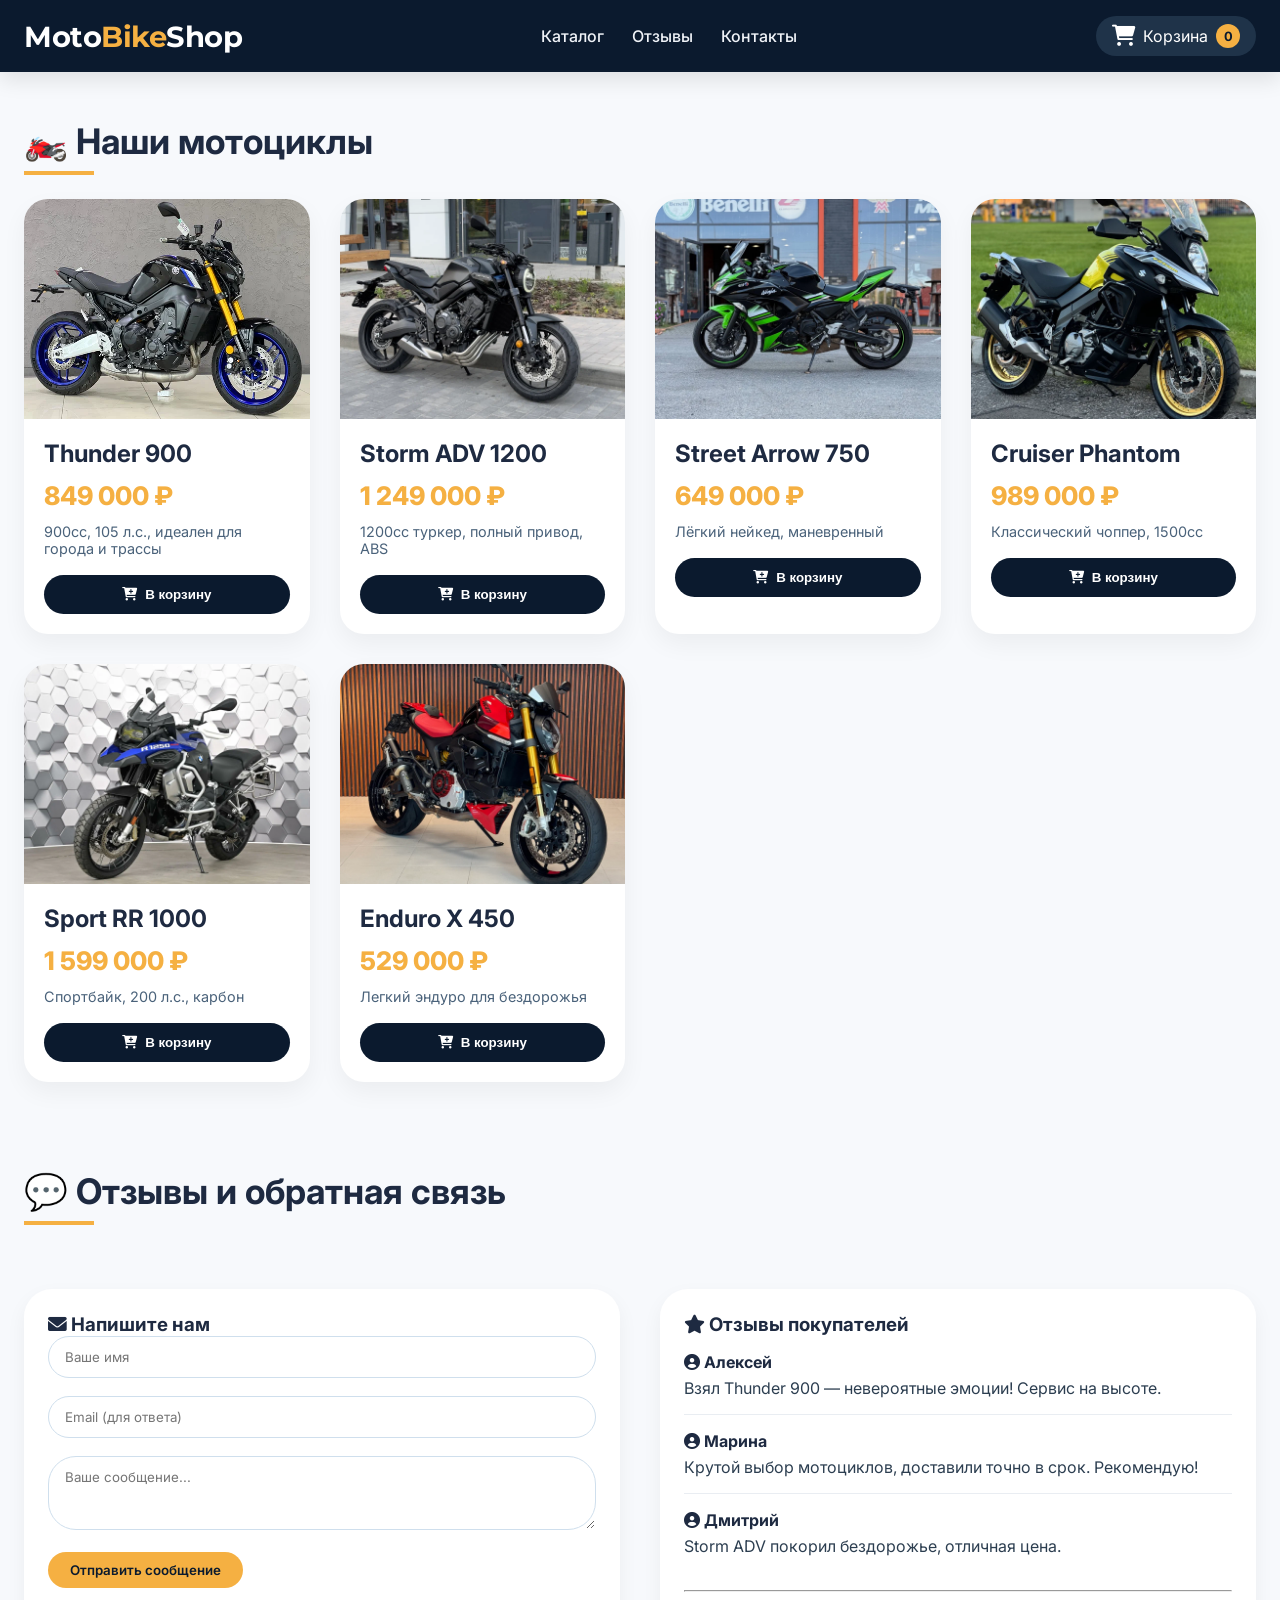
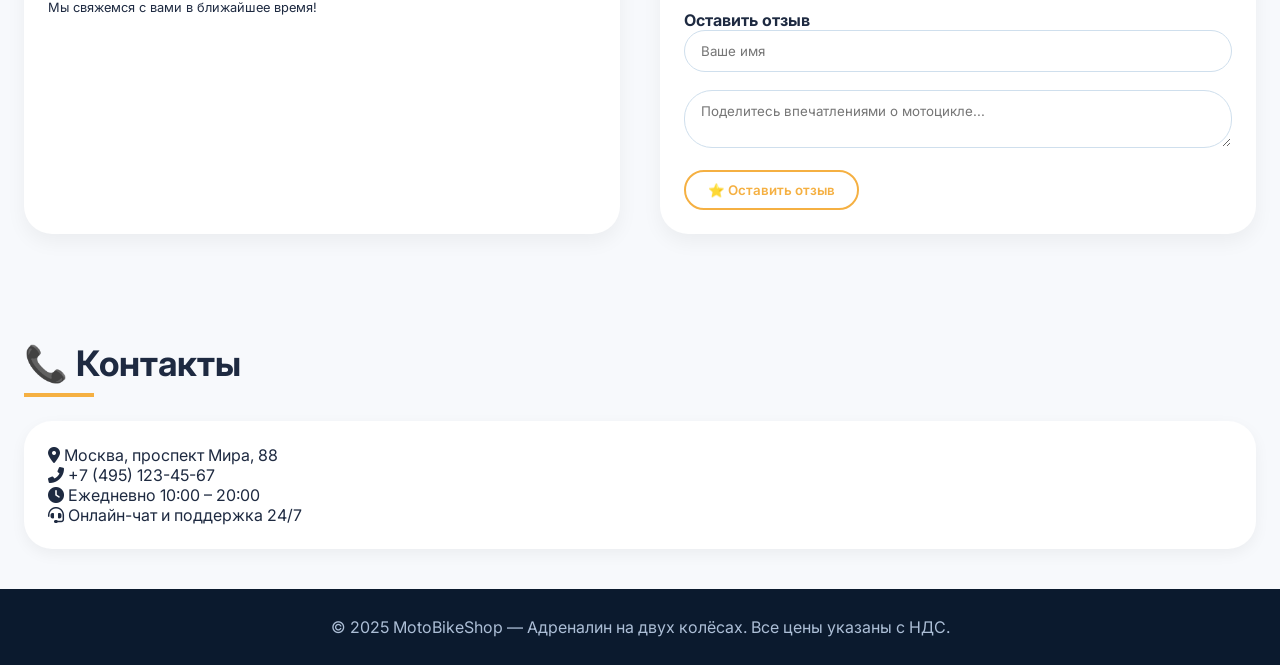
<file: index.html>
<!DOCTYPE html>
<html lang="ru">
<head>
    <meta charset="UTF-8">
    <meta name="viewport" content="width=device-width, initial-scale=1.0, user-scalable=yes">
    <title>MotoBikeShop | Продажа мотоциклов</title>
    <!-- Font Awesome 6 (free icons) -->
    <link rel="stylesheet" href="https://cdnjs.cloudflare.com/ajax/libs/font-awesome/6.0.0-beta3/css/all.min.css">
    <!-- Google Fonts: Inter & Montserrat -->
    <link href="https://fonts.googleapis.com/css2?family=Inter:opsz,wght@14..32,300;14..32,400;14..32,500;14..32,600;14..32,700&family=Montserrat:wght@500;600;700&display=swap" rel="stylesheet">
    <link rel="stylesheet" href="style.css">
</head>
<body>

<header>
    <div class="container header-flex">
        <div class="logo">
            <h1>Moto<span>Bike</span>Shop</h1>
        </div>
        <ul class="nav-links">
            <li><a href="#catalog">Каталог</a></li>
            <li><a href="#reviews-feedback">Отзывы</a></li>
            <li><a href="#contacts">Контакты</a></li>
        </ul>
        <div class="cart-icon" id="openCartBtn">
            <i class="fas fa-shopping-cart"></i>
            <span>Корзина</span>
            <span class="cart-count" id="cartCounter">0</span>
        </div>
    </div>
</header>

<main class="container">
    <!-- Каталог мотоциклов (данные в HTML) -->
    <div id="catalog">
        <h2 class="section-title">🏍️ Наши мотоциклы</h2>
        <div class="catalog-grid" id="catalogGrid">
            <!-- Мотоцикл 1 -->
            <div class="bike-card" data-id="1" data-name="Thunder 900" data-price="849000">
                <div class="bike-img">
                    <img src="imag/image1.jpg" alt="Thunder 900" loading="lazy">
                </div>
                <div class="bike-info">
                    <div class="bike-title">Thunder 900</div>
                    <div class="bike-price">849 000 ₽</div>
                    <div class="bike-desc">900cc, 105 л.с., идеален для города и трассы</div>
                    <button class="add-to-cart"><i class="fas fa-cart-plus"></i> В корзину</button>
                </div>
            </div>

            <!-- Мотоцикл 2 -->
            <div class="bike-card" data-id="2" data-name="Storm ADV 1200" data-price="1249000">
                <div class="bike-img">
                    <img src="imag/image2.jpg" alt="Storm ADV 1200" loading="lazy">
                </div>
                <div class="bike-info">
                    <div class="bike-title">Storm ADV 1200</div>
                    <div class="bike-price">1 249 000 ₽</div>
                    <div class="bike-desc">1200cc туркер, полный привод, ABS</div>
                    <button class="add-to-cart"><i class="fas fa-cart-plus"></i> В корзину</button>
                </div>
            </div>

            <!-- Мотоцикл 3 -->
            <div class="bike-card" data-id="3" data-name="Street Arrow 750" data-price="649000">
                <div class="bike-img">
                    <img src="imag/image3.jpg" alt="Street Arrow 750" loading="lazy">
                </div>
                <div class="bike-info">
                    <div class="bike-title">Street Arrow 750</div>
                    <div class="bike-price">649 000 ₽</div>
                    <div class="bike-desc">Лёгкий нейкед, маневренный</div>
                    <button class="add-to-cart"><i class="fas fa-cart-plus"></i> В корзину</button>
                </div>
            </div>

            <!-- Мотоцикл 4 -->
            <div class="bike-card" data-id="4" data-name="Cruiser Phantom" data-price="989000">
                <div class="bike-img">
                    <img src="imag/image4.jpg" alt="Cruiser Phantom" loading="lazy">
                </div>
                <div class="bike-info">
                    <div class="bike-title">Cruiser Phantom</div>
                    <div class="bike-price">989 000 ₽</div>
                    <div class="bike-desc">Классический чоппер, 1500cc</div>
                    <button class="add-to-cart"><i class="fas fa-cart-plus"></i> В корзину</button>
                </div>
            </div>

            <!-- Мотоцикл 5 -->
            <div class="bike-card" data-id="5" data-name="Sport RR 1000" data-price="1599000">
                <div class="bike-img">
                    <img src="imag/image5.jpg" alt="Sport RR 1000" loading="lazy">
                </div>
                <div class="bike-info">
                    <div class="bike-title">Sport RR 1000</div>
                    <div class="bike-price">1 599 000 ₽</div>
                    <div class="bike-desc">Спортбайк, 200 л.с., карбон</div>
                    <button class="add-to-cart"><i class="fas fa-cart-plus"></i> В корзину</button>
                </div>
            </div>

            <!-- Мотоцикл 6 -->
            <div class="bike-card" data-id="6" data-name="Enduro X 450" data-price="529000">
                <div class="bike-img">
                    <img src="imag/image6.jpg" alt="Enduro X 450" loading="lazy">
                </div>
                <div class="bike-info">
                    <div class="bike-title">Enduro X 450</div>
                    <div class="bike-price">529 000 ₽</div>
                    <div class="bike-desc">Легкий эндуро для бездорожья</div>
                    <button class="add-to-cart"><i class="fas fa-cart-plus"></i> В корзину</button>
                </div>
            </div>
        </div>
    </div>

    <!-- Блок обратной связи и отзывы -->
    <div id="reviews-feedback">
        <h2 class="section-title">💬 Отзывы и обратная связь</h2>
        <div class="two-columns">
            <!-- Форма обратной связи -->
            <div class="feedback-form">
                <h3><i class="fas fa-envelope"></i> Напишите нам</h3>
                <form id="feedbackForm">
                    <div class="form-group">
                        <input type="text" id="feedbackName" placeholder="Ваше имя" required>
                    </div>
                    <div class="form-group">
                        <input type="email" id="feedbackEmail" placeholder="Email (для ответа)" required>
                    </div>
                    <div class="form-group">
                        <textarea rows="3" id="feedbackMessage" placeholder="Ваше сообщение..." required></textarea>
                    </div>
                    <button type="submit" class="btn">Отправить сообщение</button>
                </form>
                <p style="font-size: 0.8rem; margin-top: 12px;">Мы свяжемся с вами в ближайшее время!</p>
            </div>

            <!-- Список отзывов (данные в HTML) -->
            <div class="reviews-list">
                <h3><i class="fas fa-star"></i> Отзывы покупателей</h3>
                <div id="reviewsContainer">
                    <!-- Статические отзывы в HTML -->
                    <div class="review-card">
                        <div class="review-name"><i class="fas fa-user-circle"></i> Алексей</div>
                        <div class="review-text">Взял Thunder 900 — невероятные эмоции! Сервис на высоте.</div>
                    </div>
                    <div class="review-card">
                        <div class="review-name"><i class="fas fa-user-circle"></i> Марина</div>
                        <div class="review-text">Крутой выбор мотоциклов, доставили точно в срок. Рекомендую!</div>
                    </div>
                    <div class="review-card">
                        <div class="review-name"><i class="fas fa-user-circle"></i> Дмитрий</div>
                        <div class="review-text">Storm ADV покорил бездорожье, отличная цена.</div>
                    </div>
                </div>
                <hr style="margin: 18px 0;">
                <h4>Оставить отзыв</h4>
                <form id="addReviewForm">
                    <div class="form-group">
                        <input type="text" id="reviewName" placeholder="Ваше имя" required>
                    </div>
                    <div class="form-group">
                        <textarea rows="2" id="reviewText" placeholder="Поделитесь впечатлениями о мотоцикле..." required></textarea>
                    </div>
                    <button type="submit" class="btn btn-outline">⭐ Оставить отзыв</button>
                </form>
            </div>
        </div>
    </div>

    <!-- Контакты -->
    <div id="contacts" style="margin: 20px 0 30px;">
        <h2 class="section-title">📞 Контакты</h2>
        <div style="background: white; border-radius: 28px; padding: 24px; box-shadow: 0 5px 15px rgba(0,0,0,0.05);">
            <p><i class="fas fa-map-marker-alt"></i> Москва, проспект Мира, 88</p>
            <p><i class="fas fa-phone-alt"></i> +7 (495) 123-45-67</p>
            <p><i class="fas fa-clock"></i> Ежедневно 10:00 – 20:00</p>
            <p><i class="fas fa-headset"></i> Онлайн-чат и поддержка 24/7</p>
        </div>
    </div>
</main>

<footer>
    <div class="container">
        <p>© 2025 MotoBikeShop — Адреналин на двух колёсах. Все цены указаны с НДС.</p>
    </div>
</footer>

<!-- Modal корзины -->
<div id="cartModal" class="modal">
    <div class="modal-content">
        <div class="modal-header">
            <h2><i class="fas fa-shopping-basket"></i> Ваша корзина</h2>
            <button class="close-modal" id="closeModalBtn">&times;</button>
        </div>
        <div id="cartItemsList"></div>
        <div class="cart-total" id="cartTotalPrice">Итого: 0 ₽</div>
        <div style="display: flex; gap: 12px; margin-top: 24px;">
            <button class="btn" id="clearCartBtn" style="background: #ccc; color:#1e2a41;">Очистить</button>
            <button class="btn" id="checkoutBtn">Оформить заказ</button>
        </div>
    </div>
</div>

<script src="main.js"></script>
</body>
</html>
</file>
<file: style.css>
* {
    margin: 0;
    padding: 0;
    box-sizing: border-box;
}

body {
    font-family: 'Inter', sans-serif;
    background-color: #f7f9fc;
    color: #1e2a41;
    scroll-behavior: smooth;
}

.container {
    max-width: 1300px;
    margin: 0 auto;
    padding: 0 24px;
}

header {
    background: #0b1a2e;
    color: white;
    padding: 16px 0;
    position: sticky;
    top: 0;
    z-index: 100;
    box-shadow: 0 8px 20px rgba(0,0,0,0.1);
}

.header-flex {
    display: flex;
    align-items: center;
    justify-content: space-between;
    flex-wrap: wrap;
    gap: 15px;
}

.logo h1 {
    font-family: 'Montserrat', sans-serif;
    font-size: 1.8rem;
    font-weight: 700;
    letter-spacing: -0.5px;
}
.logo span {
    color: #f5b042;
}

.nav-links {
    display: flex;
    gap: 28px;
    list-style: none;
}
.nav-links a {
    color: #f0f3f8;
    text-decoration: none;
    font-weight: 500;
    transition: 0.2s;
}
.nav-links a:hover {
    color: #f5b042;
}

.cart-icon {
    position: relative;
    cursor: pointer;
    background: #1f3349;
    padding: 8px 16px;
    border-radius: 40px;
    display: flex;
    align-items: center;
    gap: 8px;
    transition: 0.2s;
}
.cart-icon i {
    font-size: 1.3rem;
}
.cart-count {
    background: #f5b042;
    color: #0b1a2e;
    font-weight: bold;
    border-radius: 50%;
    width: 24px;
    height: 24px;
    display: inline-flex;
    align-items: center;
    justify-content: center;
    font-size: 0.8rem;
}

.btn {
    display: inline-block;
    background: #f5b042;
    color: #0b1a2e;
    padding: 10px 22px;
    border-radius: 40px;
    font-weight: 600;
    text-decoration: none;
    transition: 0.2s;
    border: none;
    cursor: pointer;
    font-family: inherit;
}
.btn:hover {
    background: #e09d2c;
    transform: translateY(-2px);
}
.btn-outline {
    background: transparent;
    border: 2px solid #f5b042;
    color: #f5b042;
}
.btn-outline:hover {
    background: #f5b042;
    color: #0b1a2e;
}

.section-title {
    font-size: 2.2rem;
    margin: 48px 0 24px 0;
    font-weight: 700;
    position: relative;
    display: inline-block;
}
.section-title:after {
    content: '';
    display: block;
    width: 70px;
    height: 4px;
    background: #f5b042;
    margin-top: 8px;
}

.catalog-grid {
    display: grid;
    grid-template-columns: repeat(auto-fill, minmax(280px, 1fr));
    gap: 30px;
    margin-bottom: 40px;
}

.bike-card {
    background: white;
    border-radius: 24px;
    overflow: hidden;
    box-shadow: 0 10px 25px rgba(0,0,0,0.05);
    transition: all 0.25s ease;
}
.bike-card:hover {
    transform: translateY(-6px);
    box-shadow: 0 20px 30px rgba(0,0,0,0.1);
}
.bike-img {
    background: #eef2f7;
    height: 220px;
    display: flex;
    align-items: center;
    justify-content: center;
    overflow: hidden;
}
.bike-img img {
    width: 100%;
    height: 100%;
    object-fit: cover;
    transition: transform 0.3s ease;
}
.bike-card:hover .bike-img img {
    transform: scale(1.05);
}
.bike-info {
    padding: 20px;
}
.bike-title {
    font-size: 1.5rem;
    font-weight: 700;
    margin-bottom: 6px;
}
.bike-price {
    font-size: 1.6rem;
    font-weight: 800;
    color: #f5b042;
    margin: 12px 0;
}
.bike-desc {
    color: #4a627a;
    font-size: 0.9rem;
    margin-bottom: 18px;
}
.add-to-cart {
    width: 100%;
    background: #0b1a2e;
    color: white;
    border: none;
    padding: 12px;
    border-radius: 50px;
    font-weight: 600;
    cursor: pointer;
    transition: 0.2s;
    display: flex;
    align-items: center;
    justify-content: center;
    gap: 8px;
}
.add-to-cart:hover {
    background: #f5b042;
    color: #0b1a2e;
}

.modal {
    display: none;
    position: fixed;
    top: 0; left: 0;
    width: 100%; height: 100%;
    background: rgba(0,0,0,0.6);
    z-index: 1000;
    justify-content: center;
    align-items: center;
}
.modal-content {
    background: white;
    width: 90%;
    max-width: 550px;
    border-radius: 32px;
    padding: 28px;
    max-height: 80vh;
    overflow-y: auto;
}
.modal-header {
    display: flex;
    justify-content: space-between;
    align-items: center;
    margin-bottom: 20px;
}
.cart-item {
    display: flex;
    justify-content: space-between;
    padding: 12px 0;
    border-bottom: 1px solid #e2e8f0;
}
.cart-total {
    margin-top: 20px;
    text-align: right;
    font-weight: 800;
    font-size: 1.4rem;
}
.close-modal {
    background: none;
    border: none;
    font-size: 1.8rem;
    cursor: pointer;
}

.two-columns {
    display: flex;
    flex-wrap: wrap;
    gap: 40px;
    margin: 40px 0 60px;
}
.feedback-form, .reviews-list {
    flex: 1;
    background: white;
    border-radius: 28px;
    padding: 24px;
    box-shadow: 0 8px 20px rgba(0,0,0,0.05);
}
.form-group {
    margin-bottom: 18px;
}
input, textarea {
    width: 100%;
    padding: 12px 16px;
    border: 1px solid #cfdfed;
    border-radius: 28px;
    font-family: inherit;
    outline: none;
}
textarea {
    resize: vertical;
}
.review-card {
    border-bottom: 1px solid #e9edf2;
    padding: 16px 0;
}
.review-card:last-child {
    border-bottom: none;
}
.review-name {
    font-weight: 700;
}
.review-text {
    margin-top: 6px;
    color: #2c3e50;
}
.toast-msg {
    position: fixed;
    bottom: 20px;
    right: 20px;
    background: #1e2a41;
    color: white;
    padding: 12px 20px;
    border-radius: 40px;
    z-index: 1100;
    font-weight: 500;
    animation: slideIn 0.3s ease;
}
@keyframes slideIn {
    from {
        transform: translateX(100%);
        opacity: 0;
    }
    to {
        transform: translateX(0);
        opacity: 1;
    }
}
footer {
    background: #0b1a2e;
    color: #acbed6;
    text-align: center;
    padding: 28px 0;
    margin-top: 40px;
}
@media (max-width: 780px) {
    .header-flex {
        flex-direction: column;
        align-items: stretch;
    }
    .nav-links {
        justify-content: center;
    }
    .cart-icon {
        justify-content: center;
    }
}
</file>
